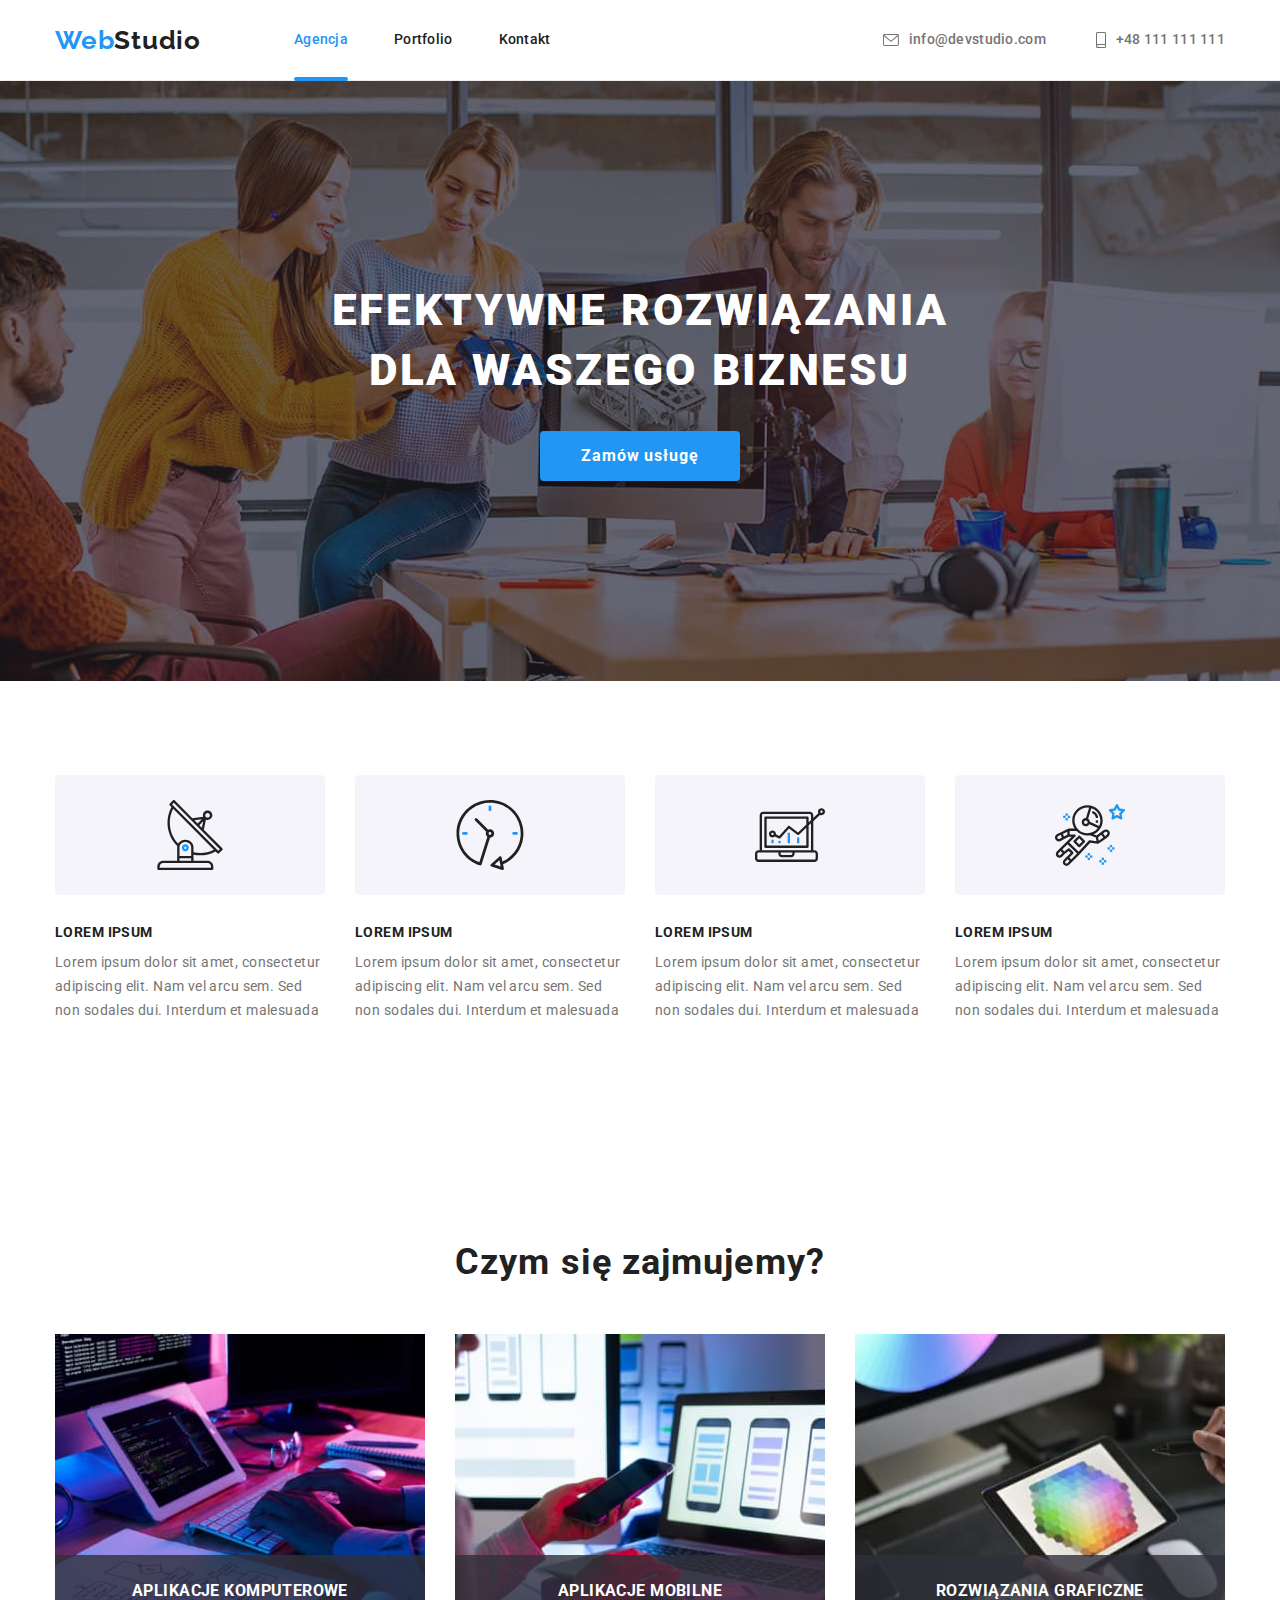
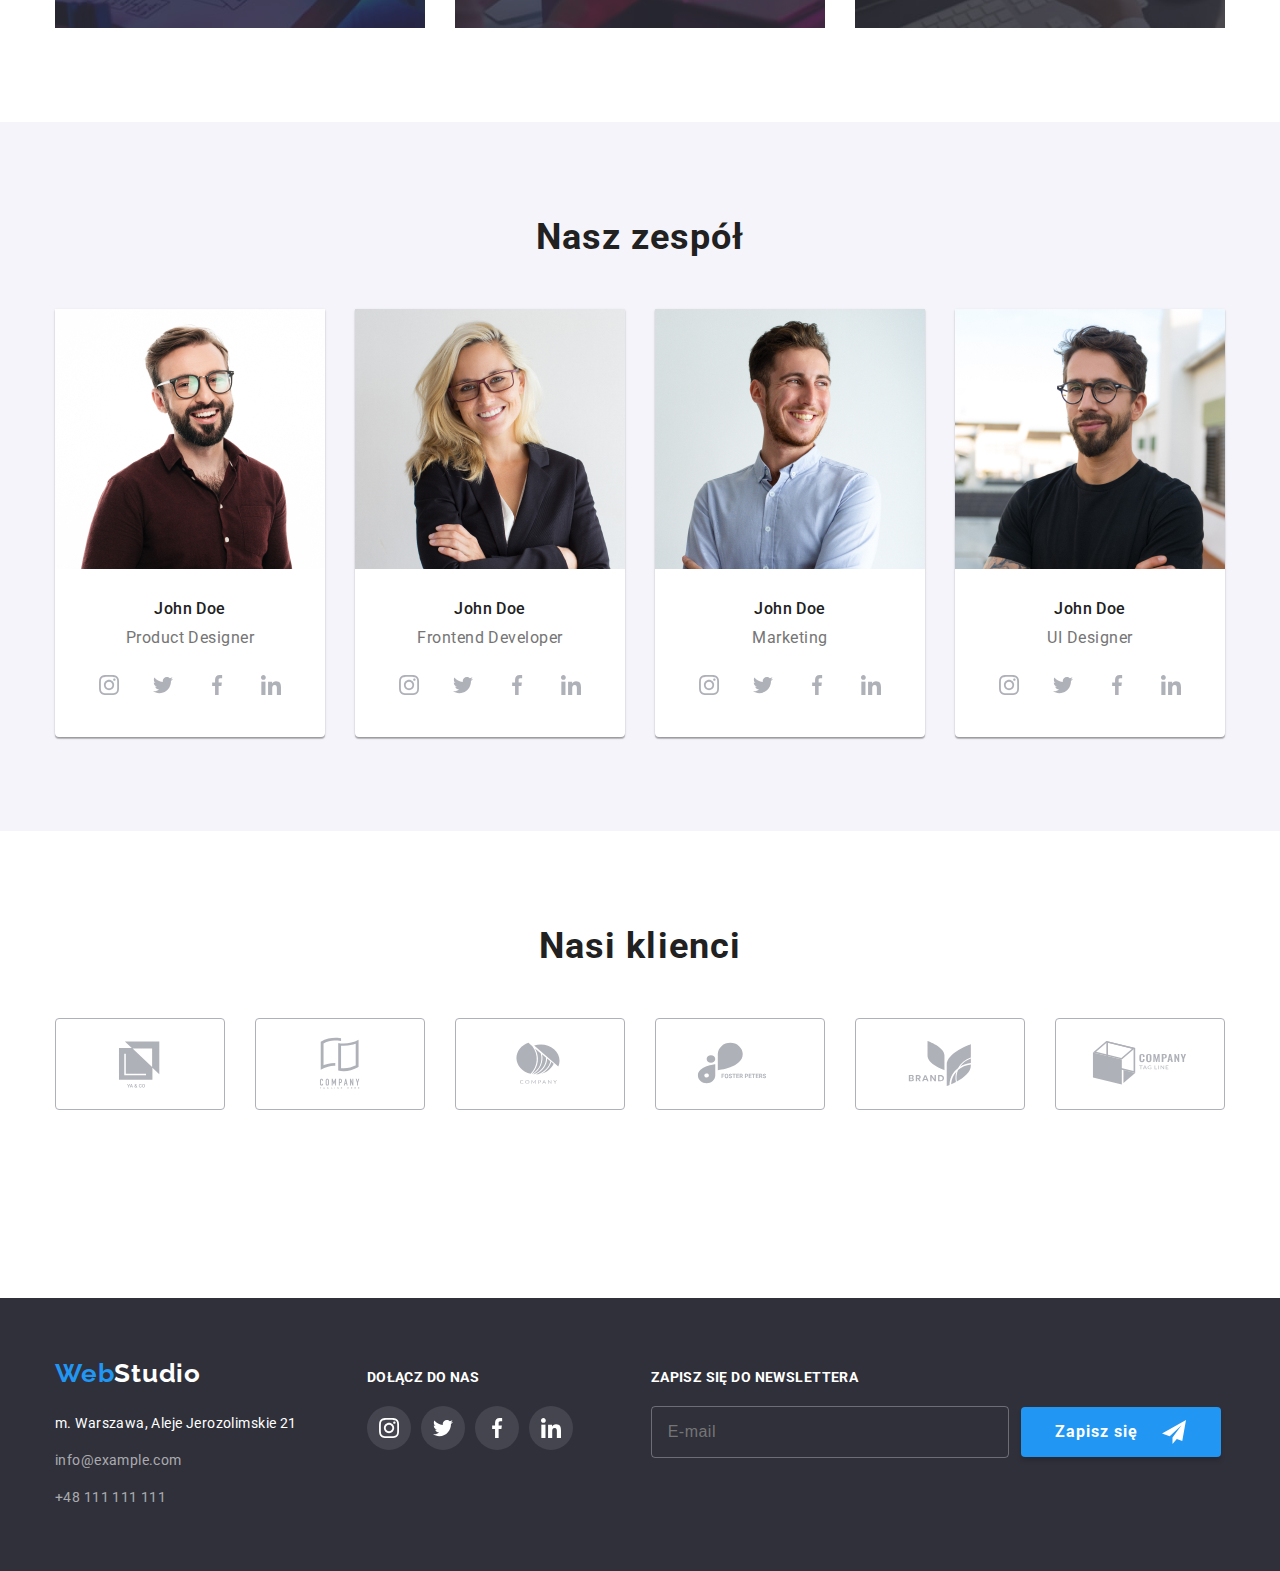
<file: index.html>
<!DOCTYPE html>
<html lang="pl">

<head>
  <meta charset="UTF-8" />
  <meta name="viewport" content="width=device-width, initial-scale=1.0" />


  <link rel="preconnect" href="https://fonts.googleapis.com" />
  <link rel="preconnect" href="https://fonts.gstatic.com" crossorigin />
  <link href="https://fonts.googleapis.com/css2?family=Raleway:wght@700&family=Roboto:wght@400;500;700;900&display=swap"
    rel="stylesheet" />


  <link rel="stylesheet" href="css/main.min.css" />


  <title>Web Studio</title>
</head>

<body>

  <header class="header">
    <div class="container container--flex container--header-mobile">


      <a class="logo header__logo" href="index.html"><span class="logo__primary">Web</span>Studio</a>

      <nav class="nav__container">
        <ul class="nav">
          <li class="nav__item nav__item--space-between">
            <a class="nav__link nav__link--current-page" href="index.html">Agencja</a>
          </li>
          <li class="nav__item nav__item--space-between">
            <a class="nav__link" href="portfolio.html">Portfolio</a>
          </li>
          <li class="nav__item nav__item--space-between">
            <a class="nav__link" href="">Kontakt</a>
          </li>
        </ul>
      </nav>


      <ul class="contact contact--flex">
        <li class="contact__item contact__item--margin-bottom">
          <a class="contact__link" href="mailto:info@devstudio.com"><svg class="contact__icon-envelope">
              <use href="./sprite.svg#icon-envelope"></use>
            </svg>info@devstudio.com</a>
        </li>
        <li class="contact__item">
          <a class="contact__link" href="tel:+48111111111"><svg class="contact__icon-smartphone">
              <use href="./sprite.svg#icon-smartphone"></use>
            </svg>+48 111 111 111</a>
        </li>
      </ul>
      <!-- Button burger start -->

      <button class="btn-mobile-menu" type="button">
        <svg class="btn-mobile-menu__icon js-open-menu" viewBox="0 0 24 16">
          <use href="./sprite.svg#icon-menu"></use>
        </svg>
      </button>
      <!-- Button burger end -->

    </div>
  </header>

     
<main>
    <section class="hero">
      <div class="hero__image">
        <div class="container">
<h1 class="hero__heading">EFEKTYWNE ROZWIĄZANIA DLA WASZEGO BIZNESU</h1>
<button class="btn" type="button" data-modal-open>Zamów usługę</button>
</div>
</div>
</section>
  
  <section class="section">
    <div class="container">
      <ul class="testimonials testimonials--margin-bottom">
        <li class="testimonials__item testimonials__item--space-between">
          <div class="testimonials__thumbnail testimonials__thumbnail--margin-bottom">
            <svg class="testimonials__icon">
              <use href="./sprite.svg#icon-antenna"></use>
            </svg>
          </div>
          <h3 class="testimonials__heading testimonials__heading--margin-bottom">Lorem ipsum</h3>
          <p class="testimonials__text">
            Lorem ipsum dolor sit amet, consectetur adipiscing elit. Nam vel arcu sem. Sed non sodales dui. Interdum et malesuada
          </p>
        </li>
        <li class="testimonials__item testimonials__item--space-between">
          <div class="testimonials__thumbnail testimonials__thumbnail--margin-bottom">
            <svg class="testimonials__icon">
              <use href="./sprite.svg#icon-clock"></use>
            </svg>
          </div>
          <h3 class="testimonials__heading testimonials__heading--margin-bottom">Lorem ipsum</h3>
          <p class="testimonials__text">
            Lorem ipsum dolor sit amet, consectetur adipiscing elit. Nam vel arcu sem. Sed non sodales dui. Interdum et malesuada
          </p>
        </li>
        <li class="testimonials__item testimonials__item--space-between">
          <div class="testimonials__thumbnail testimonials__thumbnail--margin-bottom">
            <svg class="testimonials__icon">
              <use href="./sprite.svg#icon-diagram"></use>
            </svg>
          </div>
          <h3 class="testimonials__heading testimonials__heading--margin-bottom">Lorem ipsum</h3>
          <p class="testimonials__text">
            Lorem ipsum dolor sit amet, consectetur adipiscing elit. Nam vel arcu sem. Sed non sodales dui. Interdum et malesuada
          </p>
        </li>
        <li class="testimonials__item testimonials__item--space-between">
          <div class="testimonials__thumbnail testimonials__thumbnail--margin-bottom">
            <svg class="testimonials__icon">
              <use href="./sprite.svg#icon-astronaut"></use>
            </svg>
          </div>
          <h3 class="testimonials__heading testimonials__heading--margin-bottom">Lorem ipsum</h3>
          <p class="testimonials__text">
            Lorem ipsum dolor sit amet, consectetur adipiscing elit. Nam vel arcu sem. Sed non sodales dui. Interdum et malesuada
          </p>
        </li>
      </ul>
</div>
<section class="section">
  <div class="services">
  <div class="container">
    <h2 class="section__title section__title--margin-bottom">Czym się zajmujemy?</h2>
    <ul class="services__list">
        <li class="services__item services__item--space-between">
                <img class="services__image"
                alt="domeone writting on keyboard"
                src="images/Czymsięzajmujemy/img1.jpg"
                width="370"
                height="294"/>
                <div class="services__heading">
                  <h3>Aplikacje Komputerowe</h3>
                </div>
        </li>
        <li class="services__item services__item--space-between">
                <img class="services__image" 
                alt="someone use his phone near his laptop"
                src="images/Czymsięzajmujemy/img2.jpg"
                width="370" 
                height="294"/>
                <div class="services__heading">
                  <h3>Aplikacje Mobilne</h3>
                </div>
        </li>
        <li class="services__item services__item--space-between">
                <img class="services__image"
                alt="someone looking at colour palette at his tablet"
                src="images/Czymsięzajmujemy/img3.jpg"
                width="370"
                height="294"/>
                <div class="services__heading">
                  <h3>Rozwiązania Graficzne</h3>
                </div>
        </li>
    </ul>
  </div>
    </div>
</section>

<section class="section section--team-bg">
  <div class="container">
    <h2 class="section__title section__title--margin-bottom">Nasz zespół</h2>

    <ul class="team">
      <li class="team__item team__item--space-between">
        <figure>
                <img class="team__image"
                src="images/team-mobile/john-doe-product-designer-mobile-@1x-450x460.jpg"
                  srcset="
                    images/team-mobile/john-doe-product-designer-mobile-@1x-450x460.jpg   450w,
                    images/team-mobile/john-doe-product-designer-mobile-@2x-900x920.jpg   900w,
                    images/team-tablet/john-doe-product-designer-tablet-@1x-354x374.jpg   354w,
                    images/team-tablet/john-doe-product-designer-tablet-@2x-708x748.jpg   708w,
                    images/team-desktop/john-doe-product-designer-desktop-@1x-270x260.jpg 270w,
                    images/team-desktop/john-doe-product-designer-desktop-@2x-540x520.jpg 540w
                  "
                  alt="John Doe product designer"
                  sizes="(min-width: 1200px) 270px, (min-width: 768px) 354px, (min-width: 480px) 450px" />
                <figcaption class="team__details">
                <h3 class="team__heading team__heading--margin-bottom">John Doe</h3>
                <p class="team__text team__text--margin-bottom">Product Designer</p>
      <ul class="social-list">
        <li class="social-list__item social-list__item--space-between">
          <a class="social-list__link" href="#">
          <svg class="social-list__icon">
          <use href="./sprite.svg#icon-instagram"></use>
          </svg>
          </a>
        </li>
        <li class="social-list__item social-list__item--space-between">
          <a class="social-list__link" href="#">
          <svg class="social-list__icon">
          <use href="./sprite.svg#icon-twitter"></use>
          </svg>
          </a>
        </li>
        <li class="social-list__item social-list__item--space-between">            
          <a class="social-list__link" href="#">
          <svg class="social-list__icon">
          <use href="./sprite.svg#icon-facebook"></use>
          </svg>
          </a>
        </li>
        <li class="social-list__item social-list__item--space-between">
          <a class="social-list__link" href="#">
          <svg class="social-list__icon">
          <use href="./sprite.svg#icon-linkedin"></use>
          </svg>
          </a>
        </li>
      </ul>
      </figcaption>
        </figure>
        </li>



        <li class="team__item team__item--space-between">
          <figure>
            <img class="team__image"
                src="images/team-mobile/john-doe-frontend-developer-mobile-@1x-450x460.jpg"
                  srcset="
                    images/team-mobile/john-doe-frontend-developer-mobile-@1x-450x460.jpg   450w,
                    images/team-mobile/john-doe-frontend-developer-mobile-@2x-900x920.jpg   900w,
                    images/team-tablet/john-doe-frontend-developer-tablet-@1x-354x374.jpg   354w,
                    images/team-tablet/john-doe-frontend-developer-tablet-@2x-708x748.jpg   708w,
                    images/team-desktop/john-doe-frontend-developer-desktop-@1x-270x260.jpg 270w,
                    images/team-desktop/john-doe-frontend-developer-desktop-@2x-540x520.jpg 540w
                  "
                  alt="John Doe frontend developer"
                  sizes="(min-width: 1200px) 270px, (min-width: 768px) 354px, (min-width: 480px) 450px"/>
                <figcaption class="team__details">
                  <h3 class="team__heading team__heading--margin-bottom">John Doe</h3>
                  <p class="team__text team__text--margin-bottom">Frontend Developer</p>
                <ul class="social-list">
                  <li class="social-list__item social-list__item--space-between">
                    <a class="social-list__link" href="#">
                        <svg class="social-list__icon">
                        <use href="./sprite.svg#icon-instagram"></use>
                        </svg>
                    </a>
                    </li>
                    <li class="social-list__item social-list__item--space-between">
                      <a class="social-list__link" href="#">
                        <svg class="social-list__icon">
                        <use href="./sprite.svg#icon-twitter"></use>
                        </svg>
                    </a>
                    </li>
                    <li class="social-list__item social-list__item--space-between">
                      <a class="social-list__link" href="#">
                        <svg class="social-list__icon">
                        <use href="./sprite.svg#icon-facebook"></use>
                        </svg>
                    </a>
                    </li>
                    <li class="social-list__item social-list__item--space-between">
                      <a class="social-list__link" href="#">
                        <svg class="social-list__icon">
                        <use href="./sprite.svg#icon-linkedin"></use>
                        </svg>
                    </a>
                    </li>
                </ul>
              </figcaption>
            </figure>
        </li>


        <li class="team__item team__item--space-between">
          <figure>
            <img class="team__image" src="images/team-mobile/john-doe-marketing-mobile-@1x-450x460.jpg"
                  srcset="
                    images/team-mobile/john-doe-marketing-mobile-@1x-450x460.jpg   450w,
                    images/team-mobile/john-doe-marketing-mobile-@2x-900x920.jpg   900w,
                    images/team-tablet/john-doe-marketing-tablet-@1x-354x374.jpg   354w,
                    images/team-tablet/john-doe-marketing-tablet-@2x-708x748.jpg   708w,
                    images/team-desktop/john-doe-marketing-desktop-@1x-270x260.jpg 270w,
                    images/team-desktop/john-doe-marketing-desktop-@2x-540x520.jpg 540w
                  "
                  alt="John Doe marketing"
                  sizes="(min-width: 1200px) 270px, (min-width: 768px) 354px, (min-width: 480px) 450px" />
            <figcaption class="team__details">
              <h3 class="team__heading team__heading--margin-bottom">John Doe</h3>
              <p class="team__text team__text--margin-bottom">Marketing</p>
              <ul class="social-list">
                <li class="social-list__item social-list__item--space-between">
                  <a class="social-list__link" href="#">
                    <svg class="social-list__icon">
                      <use href="./sprite.svg#icon-instagram"></use>
                    </svg>
                  </a>
                </li>
                <li class="social-list__item social-list__item--space-between">
                  <a class="social-list__link" href="#">
                    <svg class="social-list__icon">
                      <use href="./sprite.svg#icon-twitter"></use>
                    </svg>
                  </a>
                </li>
                <li class="social-list__item social-list__item--space-between">
                  <a class="social-list__link" href="#">
                    <svg class="social-list__icon">
                      <use href="./sprite.svg#icon-facebook"></use>
                    </svg>
                  </a>
                </li>
                <li class="social-list__item social-list__item--space-between">
                  <a class="social-list__link" href="#">
                    <svg class="social-list__icon">
                      <use href="./sprite.svg#icon-linkedin"></use>
                    </svg>
                  </a>
                </li>
              </ul>
            </figcaption>
          </figure>
        </li>


        <li class="team__item team__item--space-between">
          <figure>
            <img class="team__image" src="images/team-mobile/john-doe-ui-designer-mobile-@1x-450x460.jpg"
                  srcset="
                    images/team-mobile/john-doe-ui-designer-mobile-@1x-450x460.jpg   450w,
                    images/team-mobile/john-doe-ui-designer-mobile-@2x-900x920.jpg   900w,
                    images/team-tablet/john-doe-ui-designer-tablet-@1x-354x374.jpg   354w,
                    images/team-tablet/john-doe-ui-designer-tablet-@2x-708x748.jpg   708w,
                    images/team-desktop/john-doe-ui-designer-desktop-@1x-270x260.jpg 270w,
                    images/team-desktop/john-doe-ui-designer-desktop-@2x-540x520.jpg 540w
                  "
                  alt="John Doe Ui designer"
                  sizes="(min-width: 1200px) 270px, (min-width: 768px) 354px, (min-width: 480px) 450px"/>
            <figcaption class="team__details">
              <h3 class="team__heading team__heading--margin-bottom">John Doe</h3>
              <p class="team__text team__text--margin-bottom">UI Designer</p>
              <ul class="social-list">
                <li class="social-list__item social-list__item--space-between">
                  <a class="social-list__link" href="#">
                    <svg class="social-list__icon">
                      <use href="./sprite.svg#icon-instagram"></use>
                    </svg>
                  </a>
                </li>
                <li class="social-list__item social-list__item--space-between">
                  <a class="social-list__link" href="#">
                    <svg class="social-list__icon">
                      <use href="./sprite.svg#icon-twitter"></use>
                    </svg>
                  </a>
                </li>
                <li class="social-list__item social-list__item--space-between">
                  <a class="social-list__link" href="#">
                    <svg class="social-list__icon">
                      <use href="./sprite.svg#icon-facebook"></use>
                    </svg>
                  </a>
                </li>
                <li class="social-list__item social-list__item--space-between">
                  <a class="social-list__link" href="#">
                    <svg class="social-list__icon">
                      <use href="./sprite.svg#icon-linkedin"></use>
                    </svg>
                  </a>
                </li>
              </ul>
            </figcaption>
          </figure>
        </li>
    </ul>
</div>
</section>

<section class="section">
  <div class="container">
    <h2 class="section__title section__title--margin-bottom">Nasi klienci</h2>
      <ul class="clients">
        <li class="clients__item">
          <a class="clients__link" href="#">
            <svg class="clients__icon">
              <use href="./sprite.svg#icon-Logo"></use></svg></a>
        </li>
        <li class="clients__item">
          <a class="clients__link" href="#">
            <svg class="clients__icon">
              <use href="./sprite.svg#icon-Logo_1"></use></svg></a>
        </li>
        <li class="clients__item">
          <a class="clients__link" href="#">
            <svg class="clients__icon">
              <use href="./sprite.svg#icon-Logo_2"></use></svg></a>
        </li>
        <li class="clients__item">
          <a class="clients__link" href="#">
            <svg class="clients__icon">
              <use href="./sprite.svg#icon-Logo_3"></use></svg></a>
        </li>
        <li class="clients__item">
          <a class="clients__link" href="#">
            <svg class="clients__icon">
              <use href="./sprite.svg#icon-Logo_4"></use></svg></a>
        </li>
        <li class="clients__item">
          <a class="clients__link" href="#">
            <svg class="clients__icon">
              <use href="./sprite.svg#icon-Logo_5"></use></svg></a>
        </li>
      </ul>
    </div>
  </section>
</main>

<footer class="footer">
  <div class="container container--footer">
    <div class="footer__address footer__address--margin-right">
      <a class="logo logo--margin-bottom logo--light" href="index.html"><span class="logo__primary">Web</span>Studio</a>

      <address>
        <ul>
          <li class="footer__text footer__text--margin-bottom">m. Warszawa, Aleje Jerozolimskie 21</li>
          <li class="footer__text footer__text--margin-bottom">
            <a class="footer__link" href="mailto:info@example.com">info@example.com</a>
          </li>
          <li class="footer__text footer__text--margin-bottom">
            <a class="footer__link" href="tel:+48111111111">+48 111 111 111</a>
          </li>
        </ul>
      </address>
    </div>
      <div class="footer__join-us footer__join-us--padding-top footer__join-us--margin-right">
        <h3 class="footer__title footer__title--margin-bottom">Dołącz do nas</h3>
      
        <ul class="social-list">
          <li class="social-list__item social-list__item--space-between">
            <a class="social-list__link social-list__link--color-footer" href="#">
              <svg class="social-list__icon">
                <use href="./sprite.svg#icon-instagram"></use></svg></a>
          </li>
          <li class="social-list__item social-list__item--space-between">
            <a class="social-list__link social-list__link--color-footer" href="#">
              <svg class="social-list__icon">
                <use href="./sprite.svg#icon-twitter"></use></svg></a>
          </li>
        <li class="social-list__item social-list__item--space-between">
          <a class="social-list__link social-list__link--color-footer" href="#">
            <svg class="social-list__icon">
                <use href="./sprite.svg#icon-facebook"></use></svg></a>
          </li>
          <li class="social-list__item social-list__item--space-between">
            <a class="social-list__link social-list__link--color-footer" href="#">
              <svg class="social-list__icon">
                <use href="./sprite.svg#icon-linkedin"></use></svg></a>
          </li>
        </ul>
    </div>


    <div class="newsletter newsletter--flex-grow newsletter--padding-top">
      <h3 class="footer__title footer__title--margin-bottom">Zapisz się do newslettera</h3>
    
      <form 
      name="newsletter-signup-form" 
      class="newsletter__signup-form" 
      method="POST" 
      autocomplete="on">

        <input 
        class="newsletter__input newsletter__input--margin-right newsletter__input--margin-bottom" 
        type="email"
        name="email" 
        placeholder="E-mail" 
        required />
        
        <button 
        class="btn" 
        type="submit">
        Zapisz się
        <svg class="btn__icon btn__icon--margin-left">
            <use href="./sprite.svg#icon-send"></use>
          </svg>
        </button>
      </form>
    </div>

</div>
</footer>

<!-- Modal window start -->
<div class="modal-backdrop modal-backdrop--hidden" data-modal>
  <div class="modal-window modal-window--center">

    <button 
    class="btn-close" 
    type="button" data-modal-close>
      <svg class="btn-close__icon">
        <use href="./sprite.svg#icon-x">
        </use>
      </svg>
    </button>



<h3 class="modal-window__heading modal-window__heading--margin-bottom">
  Zostaw swoje dane w formularzu poniżej
</h3>

<form 
class="signup-form" 
name="application-signup-form" 
method="POST">
  
<label 
class="signup-form__label signup-form__label--margin-bottom" 
for="name">Imie</label>

  <input 
  class="signup-form__input signup-form__input--margin-bottom signup-form__input--icon-name" 
  type="text"
  name="name" 
  id="name" 
  required />

  <label 
  class="signup-form__label signup-form__label--margin-bottom" 
  for="phone_number">Telefon</label>

  <input 
  class="signup-form__input signup-form__input--margin-bottom signup-form__input--icon-phone" 
  type="tel"
  name="phone_number" 
  id="phone_number" 
  required />

  <label 
  class="signup-form__label signup-form__label--margin-bottom" 
  for="email">Email</label>

  <input 
  class="signup-form__input signup-form__input--margin-bottom signup-form__input--icon-mail" 
  type="email"
  name="email" 
  id="email" 
  required />

  <label 
  class="signup-form__label signup-form__label--margin-bottom" 
  for="comment">Komentarz</label>

  <textarea 
  class="signup-form__textarea signup-form__textarea--margin-bottom" 
  name="comment" 
  id="comment"
  placeholder="Wprowadź tekst" 
  required></textarea>
<div class="signup-form__terms">
  <label 
  class="signup-form__terms--margin-bottom" 
  for="terms">

    <input 
    class="checkbox checkbox--margin-right checkbox--hidden" 
    type="checkbox"
    name="privacy-policy-and-terms-and-conditions" 
    value="agree" 
    id="terms" 
    required />

    Oświadczam iż akceptuję&nbsp;<a class="signup-form__link" href="#">Regulamin</a>&nbsp;i&nbsp;<a
      class="signup-form__link" href="#">Politykę Prywatności.</a></label></div>

  <button 
  class="btn btn--center" 
  type="submit">Wyślij</button>

</form>
</div>
</div>
<script src="./js/modal.js"></script>
<!-- Modal window end -->

<!-- Mobile menu start-->
<div class="mobile-menu js-menu-container" id="mobile-menu">
  <button class="mobile-menu__btn-close js-close-menu">
    <svg class="mobile-menu__icon" viewBox="0 0 20 20">
      <use href="./sprite.svg#icon-close-black"></use>
    </svg>
  </button>

  <ul class="mobile-menu__list">
    <li class="mobile-menu__item mobile-menu__item--margin-bottom">
      <a href="index.html" class="mobile-menu__link mobile-menu__link--current-page">Agencja</a>
    </li>
    <li class="mobile-menu__item mobile-menu__item--margin-bottom">
      <a href="portfolio.html" class="mobile-menu__link">Portfolio</a>
    </li>
    <li class="mobile-menu__item mobile-menu__item--margin-bottom">
      <a href="" class="mobile-menu__link">Kontakt</a>
    </li>
  </ul>

  <div class="mobile-menu__contact">
    <ul class="mobile-menu__list mobile-menu__list--margin-bottom">
      <li class="mobile-menu__item mobile-menu__item--margin-bottom">
        <a href="tel:+48111111111" class="mobile-menu__link mobile-menu__link--phone">+48 111 111 111</a>
      </li>
      <li class="mobile-menu__item mobile-menu__item--margin-bottom">
        <a href="mailto:info@devstudio.com" class="mobile-menu__link mobile-menu__link--email">info@devstudio.com</a>
      </li>
    </ul>

    <ul class="mobile-menu__social-list">
      <li>
        <a href="#" class="mobile-menu__social-link">instagram</a>
      </li>
      <li>
        <svg class="mobile-menu__social-icon">
          <use href="./sprite.svg#icon-menu"></use>
        </svg>
      </li>
      <li>
        <a href="#" class="mobile-menu__social-link">twitter</a>
      </li>
      <li>
        <svg class="mobile-menu__social-icon">
          <use href="./sprite.svg#icon-menu"></use>
        </svg>
      </li>
      <li>
        <a href="#" class="mobile-menu__social-link">facebook</a>
      </li>
      <li>
        <svg class="mobile-menu__social-icon">
          <use href="./sprite.svg#icon-menu"></use>
        </svg>
      </li>
      <li><a href="#" class="mobile-menu__social-link">linkedin</a></li>
    </ul>
  </div>
</div>
<script defer src="js/mobile-menu.js"></script>
<script src="js/body-scroll-lock.js"></script>
<!-- Mobile menu end-->
</body>

</html>
</file>
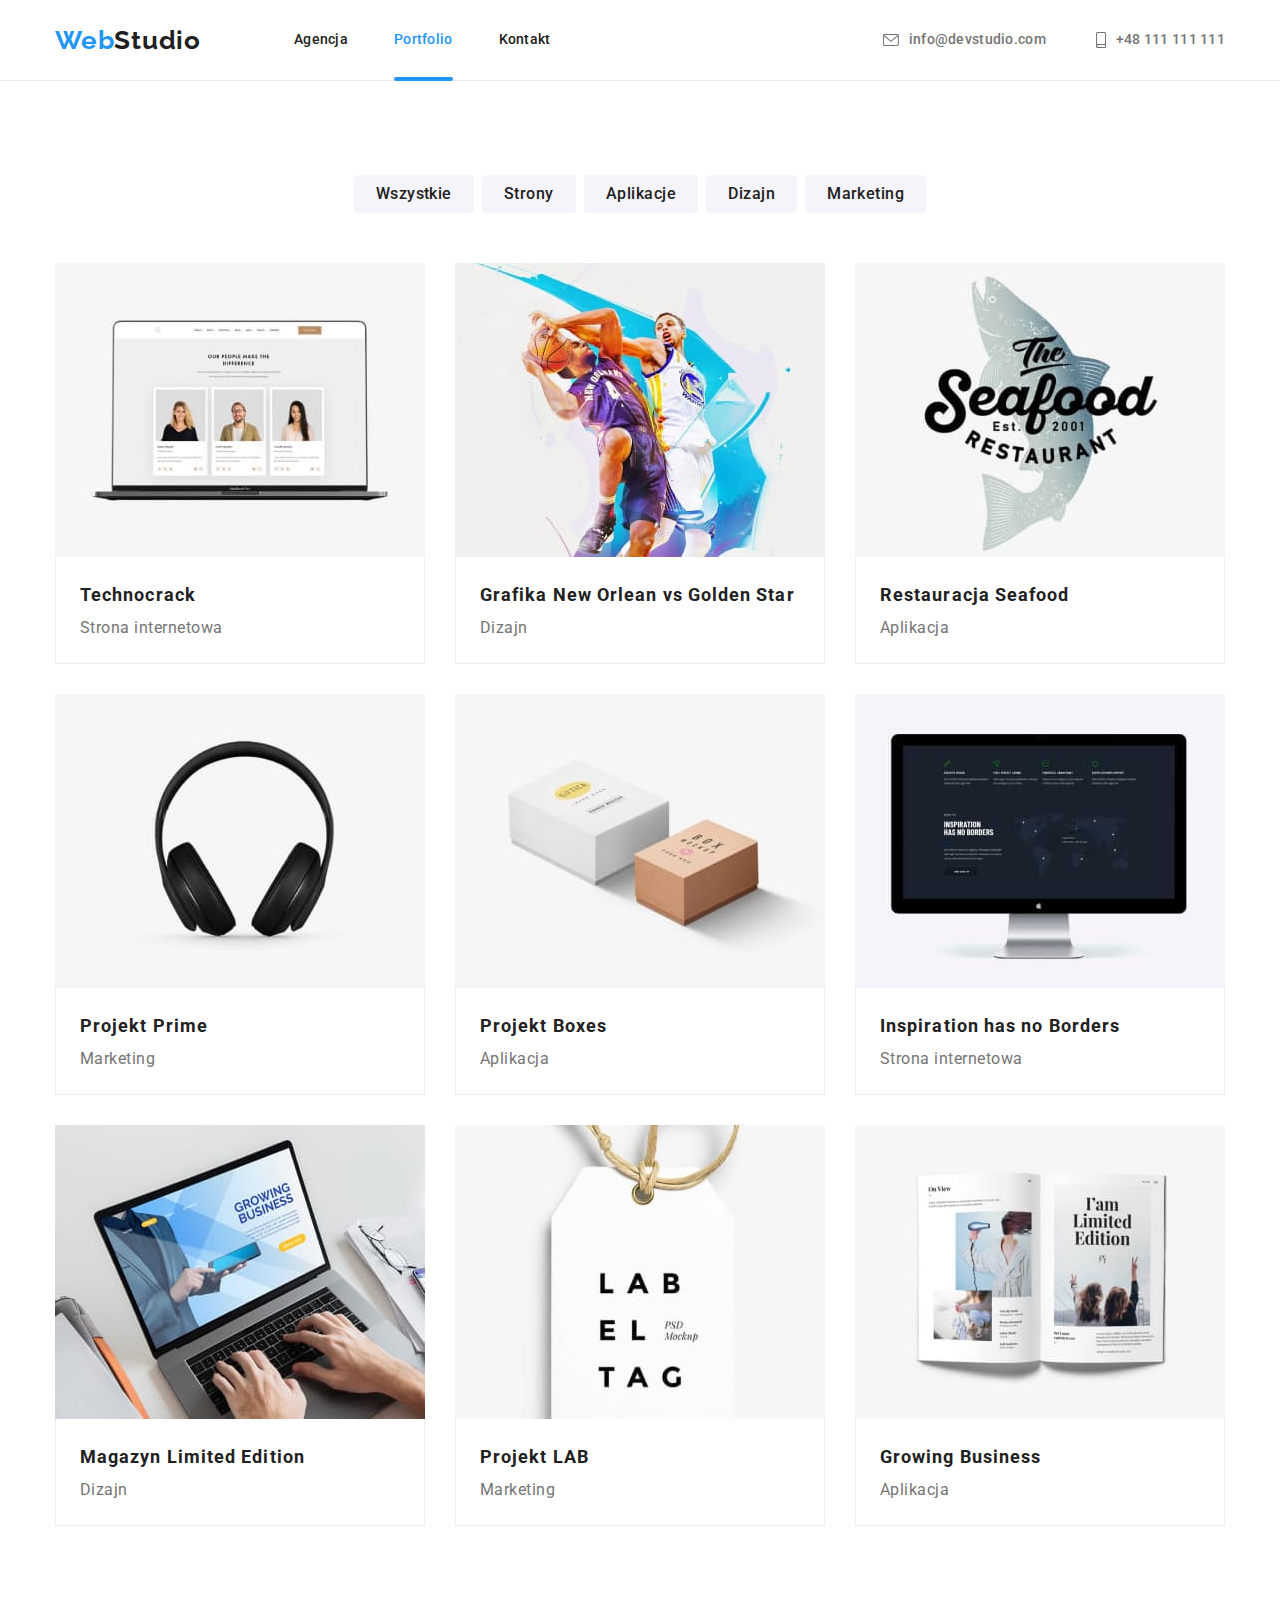
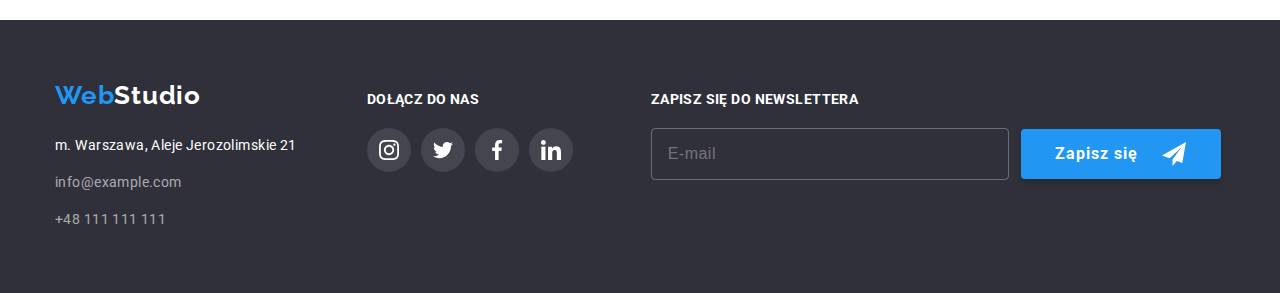
<file: portfolio.html>
<!DOCTYPE html>
<html lang="pl">

<head>
  <meta charset="UTF-8" />
  <meta name="viewport" content="width=device-width, initial-scale=1.0" />


  <link rel="preconnect" href="https://fonts.googleapis.com" />
  <link rel="preconnect" href="https://fonts.gstatic.com" crossorigin />
  <link href="https://fonts.googleapis.com/css2?family=Raleway:wght@700&family=Roboto:wght@400;500;700;900&display=swap"
    rel="stylesheet" />


  <link rel="stylesheet" href="css/main.min.css" />


  <title>Web Studio</title>
</head>

<body>

  <header class="header">
    <div class="container container--flex container--header-mobile">


      <a class="logo header__logo" href="index.html"><span
          class="logo__primary">Web</span>Studio</a>

          <nav class="nav__container">
            <ul class="nav">
              <li class="nav__item nav__item--space-between">
                <a class="nav__link" href="index.html">Agencja</a>
              </li>
              <li class="nav__item nav__item--space-between">
                <a class="nav__link nav__link--current-page" href="portfolio.html">Portfolio</a>
              </li>
              <li class="nav__item nav__item--space-between">
                <a class="nav__link" href="">Kontakt</a>
              </li>
            </ul>
          </nav>


    <ul class="contact contact--flex">
      <li class="contact__item contact__item--margin-bottom">
        <a class="contact__link" href="mailto:info@devstudio.com"><svg class="contact__icon-envelope">
              <use href="./sprite.svg#icon-envelope"></use>
            </svg>info@devstudio.com</a>
        </li>
        <li class="contact__item">
          <a class="contact__link" href="tel:+48111111111"><svg class="contact__icon-smartphone">
              <use href="./sprite.svg#icon-smartphone"></use>
            </svg>+48 111 111 111</a>
        </li>
      </ul>
      <!-- Button burger start -->
      
      <button class="btn-mobile-menu" type="button">
        <svg class="btn-mobile-menu__icon js-open-menu" viewBox="0 0 24 16">
          <use href="./sprite.svg#icon-menu"></use>
        </svg>
      </button>
      <!-- Button burger end -->

    </div>
  </header>

<main>
  <div class="container">
    <section class="section">
      <section>
        <ul class="filter-list filter-list--padding-bottom">
          <li class="filter-list__item">
            <button class="btn-filter btn-filter--small" type="button">Wszystkie</button>
          </li>
          <li class="filter-list__item">
            <button class="btn-filter btn-filter--medium" type="button">Strony</button>
          </li>
          <li class="filter-list__item">
            <button class="btn-filter btn-filter--large" type="button">Aplikacje</button>
          </li>
          <li class="filter-list__item">
            <button class="btn-filter btn-filter--small" type="button">Dizajn</button>
          </li>
          <li class="filter-list__item">
            <button class="btn-filter btn-filter--medium" type="button">Marketing</button>
          </li>
        </ul>
      </section>

    <ul class="portfolio">
      <li class="portfolio__item">
        <figure class="product">
          <div class="product__thumb">
            <img class="product__image" src="images/portfolio-mobile/portfolio1-mobile-@1x-450x294.jpg" srcset="
                          images/portfolio-mobile/portfolio1-mobile-@1x-450x294.jpg   450w,
                          images/portfolio-mobile/portfolio1-mobile-@2x-900x588.jpg   900w,
                          images/portfolio-tablet/portfolio1-tablet-@1x-354x294.jpg   354w,
                          images/portfolio-tablet/portfolio1-tablet-@2x-708x588.jpg   708w,
                          images/portfolio-desktop/portfolio1-desktop-@1x-370x294.jpg 370w,
                          images/portfolio-desktop/portfolio1-desktop-@2x-740x588.jpg 740w
                        " alt="Laptop."
              sizes="(min-width: 1200px) 370px, (min-width: 768px) 354px, (min-width: 480px) 450px" />
            <div class="product__description">
              <p>
                Technocrack jest popularną platformą wykorzystywaną do rozpowszechniania koronawirusa. Firmy
                wykorzystują tę platformę do celów szpiegowskich i ataków na niezabezpieczone serwery konkurencji
              </p>
            </div>
          </div>
          <figcaption class="product__details">
            <h3 class="product__heading">Technocrack</h3>
            <p class="product__text">Strona internetowa</p>
          </figcaption>
        </figure>
      </li>
      <li class="portfolio__item">
        <figure class="product">
          <div class="product__thumb">
            <img class="product__image" src="images/portfolio-mobile/portfolio2-mobile-@1x-450x294.jpg" srcset="
                          images/portfolio-mobile/portfolio2-mobile-@1x-450x294.jpg   450w,
                          images/portfolio-mobile/portfolio2-mobile-@2x-900x588.jpg   900w,
                          images/portfolio-tablet/portfolio2-tablet-@1x-354x294.jpg   354w,
                          images/portfolio-tablet/portfolio2-tablet-@2x-708x588.jpg   708w,
                          images/portfolio-desktop/portfolio2-desktop-@1x-370x294.jpg 370w,
                          images/portfolio-desktop/portfolio2-desktop-@2x-740x588.jpg 740w
                        " alt="Dwóch zawodników NBA."
              sizes="(min-width: 1200px) 370px, (min-width: 768px) 354px, (min-width: 480px) 450px" />
            <div class="product__description">
              <p>
                Technocrack jest popularną platformą wykorzystywaną do rozpowszechniania koronawirusa. Firmy
                wykorzystują tę platformę do celów szpiegowskich i ataków na niezabezpieczone serwery konkurencji
              </p>
            </div>
          </div>
          <figcaption class="product__details">
            <h3 class="product__heading">Grafika New Orlean vs Golden Star</h3>
            <p class="product__text">Dizajn</p>
          </figcaption>
        </figure>
      </li>
      <li class="portfolio__item">
        <figure class="product">
          <div class="product__thumb">
            <img class="product__image" src="images/portfolio-mobile/portfolio3-mobile-@1x-450x294.jpg" srcset="
                          images/portfolio-mobile/portfolio3-mobile-@1x-450x294.jpg   450w,
                          images/portfolio-mobile/portfolio3-mobile-@2x-900x588.jpg   900w,
                          images/portfolio-tablet/portfolio3-tablet-@1x-354x294.jpg   354w,
                          images/portfolio-tablet/portfolio3-tablet-@2x-708x588.jpg   708w,
                          images/portfolio-desktop/portfolio3-desktop-@1x-370x294.jpg 370w,
                          images/portfolio-desktop/portfolio3-desktop-@2x-740x588.jpg 740w
                        " alt="Aplikacja dla restauracji."
              sizes="(min-width: 1200px) 370px, (min-width: 768px) 354px, (min-width: 480px) 450px" />
            <div class="product__description">
              <p>
                Technocrack jest popularną platformą wykorzystywaną do rozpowszechniania koronawirusa. Firmy
                wykorzystują tę platformę do celów szpiegowskich i ataków na niezabezpieczone serwery konkurencji
              </p>
            </div>
          </div>
          <figcaption class="product__details">
            <h3 class="product__heading">Restauracja Seafood</h3>
            <p class="product__text">Aplikacja</p>
          </figcaption>
        </figure>
      </li>
      <li class="portfolio__item">
        <figure class="product">
          <div class="product__thumb">
            <img class="product__image" src="images/portfolio-mobile/portfolio4-mobile-@1x-450x294.jpg" srcset="
                          images/portfolio-mobile/portfolio4-mobile-@1x-450x294.jpg   450w,
                          images/portfolio-mobile/portfolio4-mobile-@2x-900x588.jpg   900w,
                          images/portfolio-tablet/portfolio4-tablet-@1x-354x294.jpg   354w,
                          images/portfolio-tablet/portfolio4-tablet-@2x-708x588.jpg   708w,
                          images/portfolio-desktop/portfolio4-desktop-@1x-370x294.jpg 370w,
                          images/portfolio-desktop/portfolio4-desktop-@2x-740x588.jpg 740w
                        " alt="Słuchawki."
              sizes="(min-width: 1200px) 370px, (min-width: 768px) 354px, (min-width: 480px) 450px" />
            <div class="product__description">
              <p>
                Technocrack jest popularną platformą wykorzystywaną do rozpowszechniania koronawirusa. Firmy
                wykorzystują tę platformę do celów szpiegowskich i ataków na niezabezpieczone serwery konkurencji
              </p>
            </div>
          </div>
          <figcaption class="product__details">
            <h3 class="product__heading">Projekt Prime</h3>
            <p class="product__text">Marketing</p>
          </figcaption>
        </figure>
      </li>
      <li class="portfolio__item">
        <figure class="product">
          <div class="product__thumb">
            <img class="product__image" src="images/portfolio-mobile/portfolio5-mobile-@1x-450x294.jpg" srcset="
                          images/portfolio-mobile/portfolio5-mobile-@1x-450x294.jpg   450w,
                          images/portfolio-mobile/portfolio5-mobile-@2x-900x588.jpg   900w,
                          images/portfolio-tablet/portfolio5-tablet-@1x-354x294.jpg   354w,
                          images/portfolio-tablet/portfolio5-tablet-@2x-708x588.jpg   708w,
                          images/portfolio-desktop/portfolio5-desktop-@1x-370x294.jpg 370w,
                          images/portfolio-desktop/portfolio5-desktop-@2x-740x588.jpg 740w
                        " alt="Dwa pudełka."
              sizes="(min-width: 1200px) 370px, (min-width: 768px) 354px, (min-width: 480px) 450px" />
            <div class="product__description">
              <p>
                Technocrack jest popularną platformą wykorzystywaną do rozpowszechniania koronawirusa. Firmy
                wykorzystują tę platformę do celów szpiegowskich i ataków na niezabezpieczone serwery konkurencji
              </p>
            </div>
          </div>
          <figcaption class="product__details">
            <h3 class="product__heading">Projekt Boxes</h3>
            <p class="product__text">Aplikacja</p>
          </figcaption>
        </figure>
      </li>
      <li class="portfolio__item">
        <figure class="product">
          <div class="product__thumb">
            <img class="product__image" src="images/portfolio-mobile/portfolio6-mobile-@1x-450x294.jpg" srcset="
                          images/portfolio-mobile/portfolio6-mobile-@1x-450x294.jpg   450w,
                          images/portfolio-mobile/portfolio6-mobile-@2x-900x588.jpg   900w,
                          images/portfolio-tablet/portfolio6-tablet-@1x-354x294.jpg   354w,
                          images/portfolio-tablet/portfolio6-tablet-@2x-708x588.jpg   708w,
                          images/portfolio-desktop/portfolio6-desktop-@1x-370x294.jpg 370w,
                          images/portfolio-desktop/portfolio6-desktop-@2x-740x588.jpg 740w
                        " alt="Strona internetowa w komputerze."
              sizes="(min-width: 1200px) 370px, (min-width: 768px) 354px, (min-width: 480px) 450px" />
            <div class="product__description">
              <p>
                Technocrack jest popularną platformą wykorzystywaną do rozpowszechniania koronawirusa. Firmy
                wykorzystują tę platformę do celów szpiegowskich i ataków na niezabezpieczone serwery konkurencji
              </p>
            </div>
          </div>
          <figcaption class="product__details">
            <h3 class="product__heading">Inspiration has no Borders</h3>
            <p class="product__text">Strona internetowa</p>
          </figcaption>
        </figure>
      </li>
      <li class="portfolio__item">
        <figure class="product">
          <div class="product__thumb">
            <img class="product__image" src="images/portfolio-mobile/portfolio7-mobile-@1x-450x294.jpg" srcset="
                          images/portfolio-mobile/portfolio7-mobile-@1x-450x294.jpg   450w,
                          images/portfolio-mobile/portfolio7-mobile-@2x-900x588.jpg   900w,
                          images/portfolio-tablet/portfolio7-tablet-@1x-354x294.jpg   354w,
                          images/portfolio-tablet/portfolio7-tablet-@2x-708x588.jpg   708w,
                          images/portfolio-desktop/portfolio7-desktop-@1x-370x294.jpg 370w,
                          images/portfolio-desktop/portfolio7-desktop-@2x-740x588.jpg 740w
                        " alt="Otwarty papierowy magazyn."
              sizes="(min-width: 1200px) 370px, (min-width: 768px) 354px, (min-width: 480px) 450px" />
            <div class="product__description">
              <p>
                Technocrack jest popularną platformą wykorzystywaną do rozpowszechniania koronawirusa. Firmy
                wykorzystują tę platformę do celów szpiegowskich i ataków na niezabezpieczone serwery konkurencji
              </p>
            </div>
          </div>
          <figcaption class="product__details">
            <h3 class="product__heading">Magazyn Limited Edition</h3>
            <p class="product__text">Dizajn</p>
          </figcaption>
        </figure>
      </li>
      <li class="portfolio__item">
        <figure class="product">
          <div class="product__thumb">
            <img class="product__image" src="images/portfolio-mobile/portfolio8-mobile-@1x-450x294.jpg" srcset="
                          images/portfolio-mobile/portfolio8-mobile-@1x-450x294.jpg   450w,
                          images/portfolio-mobile/portfolio8-mobile-@2x-900x588.jpg   900w,
                          images/portfolio-tablet/portfolio8-tablet-@1x-354x294.jpg   354w,
                          images/portfolio-tablet/portfolio8-tablet-@2x-708x588.jpg   708w,
                          images/portfolio-desktop/portfolio8-desktop-@1x-370x294.jpg 370w,
                          images/portfolio-desktop/portfolio8-desktop-@2x-740x588.jpg 740w
                        " alt="Zawieszka z napisem Label Tag."
              sizes="(min-width: 1200px) 370px, (min-width: 768px) 354px, (min-width: 480px) 450px" />
            <div class="product__description">
              <p>
                Technocrack jest popularną platformą wykorzystywaną do rozpowszechniania koronawirusa. Firmy
                wykorzystują tę platformę do celów szpiegowskich i ataków na niezabezpieczone serwery konkurencji
              </p>
            </div>
          </div>
          <figcaption class="product__details">
            <h3 class="product__heading">Projekt LAB</h3>
            <p class="product__text">Marketing</p>
          </figcaption>
        </figure>
      </li>
      <li class="portfolio__item">
        <figure class="product">
          <div class="product__thumb">
            <img class="product__image" src="images/portfolio-mobile/portfolio9-mobile-@1x-450x294.jpg" srcset="
                          images/portfolio-mobile/portfolio9-mobile-@1x-450x294.jpg   450w,
                          images/portfolio-mobile/portfolio9-mobile-@2x-900x588.jpg   900w,
                          images/portfolio-tablet/portfolio9-tablet-@1x-354x294.jpg   354w,
                          images/portfolio-tablet/portfolio9-tablet-@2x-708x588.jpg   708w,
                          images/portfolio-desktop/portfolio9-desktop-@1x-370x294.jpg 370w,
                          images/portfolio-desktop/portfolio9-desktop-@2x-740x588.jpg 740w
                        " alt="Komputer z otwartą stroną internetową."
              sizes="(min-width: 1200px) 370px, (min-width: 768px) 354px, (min-width: 480px) 450px" />
            <div class="product__description">
              <p>
                Technocrack jest popularną platformą wykorzystywaną do rozpowszechniania koronawirusa. Firmy
                wykorzystują tę platformę do celów szpiegowskich i ataków na niezabezpieczone serwery konkurencji
              </p>
            </div>
          </div>
          <figcaption class="product__details">
            <h3 class="product__heading">Growing Business</h3>
            <p class="product__text">Aplikacja</p>
          </figcaption>
        </figure>
      </li>
    </ul>

          </section>
</div>
    </main>
    
  <footer class="footer">
    <div class="container container--footer">
      <div class="footer__address footer__address--margin-right">
        <a class="logo logo--margin-bottom logo--light" href="index.html"><span class="logo__primary">Web</span>Studio</a>
  
        <address>
          <ul>
            <li class="footer__text footer__text--margin-bottom">m. Warszawa, Aleje Jerozolimskie 21</li>
            <li class="footer__text footer__text--margin-bottom">
              <a class="footer__link" href="mailto:info@example.com">info@example.com</a>
            </li>
            <li class="footer__text footer__text--margin-bottom">
              <a class="footer__link" href="tel:+48111111111">+48 111 111 111</a>
            </li>
          </ul>
        </address>
      </div>
      <div class="footer__join-us footer__join-us--padding-top footer__join-us--margin-right">
        <h3 class="footer__title footer__title--margin-bottom">Dołącz do nas</h3>
  
        <ul class="social-list">
          <li class="social-list__item social-list__item--space-between">
            <a class="social-list__link social-list__link--color-footer" href="#">
              <svg class="social-list__icon">
                <use href="./sprite.svg#icon-instagram"></use>
              </svg></a>
          </li>
          <li class="social-list__item social-list__item--space-between">
            <a class="social-list__link social-list__link--color-footer" href="#">
              <svg class="social-list__icon">
                <use href="./sprite.svg#icon-twitter"></use>
              </svg></a>
          </li>
          <li class="social-list__item social-list__item--space-between">
            <a class="social-list__link social-list__link--color-footer" href="#">
              <svg class="social-list__icon">
                <use href="./sprite.svg#icon-facebook"></use>
              </svg></a>
          </li>
          <li class="social-list__item social-list__item--space-between">
            <a class="social-list__link social-list__link--color-footer" href="#">
              <svg class="social-list__icon">
                <use href="./sprite.svg#icon-linkedin"></use>
              </svg></a>
          </li>
        </ul>
      </div>
  
  
      <div class="newsletter newsletter--padding-top newsletter--flex-grow">
        <h3 class="footer__title footer__title--margin-bottom">Zapisz się do newslettera</h3>
  
        <form name="newsletter-signup-form" class="newsletter__signup-form" method="POST" autocomplete="on">
  
          <input class="newsletter__input newsletter__input--margin-right newsletter__input--margin-bottom" type="email"
            name="email" placeholder="E-mail" required />
  
          <button class="btn" type="submit">
            Zapisz się
            <svg class="btn__icon btn__icon--margin-left">
              <use href="./sprite.svg#icon-send"></use>
            </svg>
          </button>
        </form>
      </div>
  
    </div>
  </footer>
<!-- Mobile menu start-->
<div class="mobile-menu js-menu-container" id="mobile-menu">
  <button class="mobile-menu__btn-close js-close-menu">
    <svg class="mobile-menu__icon" viewBox="0 0 19 19">
      <use href="./sprite.svg#icon-close-black"></use>
    </svg>
  </button>

  <ul class="mobile-menu__list">
    <li class="mobile-menu__item mobile-menu__item--margin-bottom">
      <a href="index.html" class="mobile-menu__link">Agencja</a>
    </li>
    <li class="mobile-menu__item mobile-menu__item--margin-bottom">
      <a href="portfolio.html" class="mobile-menu__link mobile-menu__link--current-page">Portfolio</a>
    </li>
    <li class="mobile-menu__item mobile-menu__item--margin-bottom">
      <a href="" class="mobile-menu__link">Kontakt</a>
    </li>
  </ul>

  <div class="mobile-menu__contact">
    <ul class="mobile-menu__list mobile-menu__list--margin-bottom">
      <li class="mobile-menu__item mobile-menu__item--margin-bottom">
        <a href="tel:+48111111111" class="mobile-menu__link mobile-menu__link--phone">+48 111 111 111</a>
      </li>
      <li class="mobile-menu__item mobile-menu__item--margin-bottom">
        <a href="mailto:info@devstudio.com" class="mobile-menu__link mobile-menu__link--email">info@devstudio.com</a>
      </li>
    </ul>

    <ul class="mobile-menu__social-list">
      <li>
        <a href="#" class="mobile-menu__social-link">instagram</a>
      </li>
      <li>
        <svg class="mobile-menu__social-icon">
          <use href="./sprite.svg#icon-menu"></use>
        </svg>
      </li>
      <li>
        <a href="#" class="mobile-menu__social-link">twitter</a>
      </li>
      <li>
        <svg class="mobile-menu__social-icon">
          <use href="./sprite.svg#icon-menu"></use>
        </svg>
      </li>
      <li>
        <a href="#" class="mobile-menu__social-link">facebook</a>
      </li>
      <li>
        <svg class="mobile-menu__social-icon">
          <use href="./sprite.svg#icon-menu"></use>
        </svg>
      </li>
      <li><a href="#" class="mobile-menu__social-link">linkedin</a></li>
    </ul>
  </div>
</div>
<script defer src="js/mobile-menu.js"></script>
<script src="js/body-scroll-lock.js"></script>
<!-- Mobile menu end-->
      </body>
      </html>
</file>
<file: css/main.min.css>
*,*::before,*::after{box-sizing:inherit;margin:0px;padding:0px}*{margin:0px;padding:0px}html{box-sizing:border-box;line-height:1.15;-webkit-text-size-adjust:100%}a{text-decoration:none;background-color:rgba(0,0,0,0)}body{color:#212121;font:normal 100%/1 "Roboto","Raleway",sans-serif;margin:0;background-color:#fff}h1{font-size:2em;margin:.67em 0}img{border-style:none}main{display:block}.section{padding:60px 0}.section--team-bg{background-color:#f5f4fa}@media screen and (min-width: 1200px){.section{padding:94px 0}}.section__title{font-weight:700;font-size:28px;line-height:1.18;letter-spacing:.03em;text-align:center;color:#212121}.section__title--margin-bottom{margin-bottom:30px}@media screen and (min-width: 1200px){.section__title{font-size:36px;line-height:1.2}.section__title--margin-bottom{margin-bottom:50px}}.container{max-width:1200px;margin-left:auto;margin-right:auto;padding-left:15px;padding-right:15px;width:100%}.container--header-mobile{display:flex;justify-content:space-between;align-items:center}@media screen and (min-width: 768px){.container--footer{display:flex;flex-direction:row;flex-wrap:wrap;justify-content:center}}@media screen and (min-width: 1200px){.container--flex{display:flex;flex-direction:row;align-items:center}.container--footer{flex-wrap:nowrap;justify-content:flex-start}}.header{border-bottom:1px solid #ececec;background-color:#fff}.header__logo{align-self:center;margin-right:93px;color:#212121;margin-bottom:16px;margin-top:16px;color:#212121}@media screen and (min-width: 768px){.header__logo{margin-right:83px}}@media screen and (min-width: 1200px){.header__logo{margin-right:93px}}.footer{background-color:#2f303a;padding:60px 0}.footer__address{display:flex;flex-direction:column;align-items:center}.footer__text{font-weight:400;font-style:normal;font-size:14px;line-height:1.71;letter-spacing:.03em;list-style-type:none;text-align:center;color:#fff}.footer__text--margin-bottom:not(:last-child){margin-bottom:8px}.footer__link{color:rgba(255,255,255,.6);transition:color 250ms cubic-bezier(0.4, 0, 0.2, 1)}.footer__link:hover,.footer__link:focus{color:#fff}.footer__join-us{display:flex;flex-direction:column;align-items:center;justify-content:start}.footer__join-us--padding-top{padding-top:60px}.footer__social-list{display:flex;align-items:center;list-style-type:none}@media screen and (min-width: 768px){.footer__address{flex-basis:50%}.footer__join-us{flex-basis:50%}.footer__join-us--padding-top{padding-top:5px}}@media screen and (min-width: 1200px){.footer__address{flex-basis:auto;align-items:flex-start}.footer__address--margin-right{margin-right:70px}.footer__text{line-height:2;text-align:left}.footer__text--margin-bottom:not(:last-child){margin-bottom:9px}.footer__join-us{flex-basis:auto;align-items:flex-start}.footer__join-us--padding-top{padding-top:12px}.footer__join-us--margin-right{margin-right:78px}}.footer__title{font-style:normal;font-weight:700;text-transform:uppercase;font-size:14px;line-height:1.14;letter-spacing:.03em;color:#fff}.footer__title--margin-bottom{margin-bottom:20px}.logo{display:inline-flex;font-family:"raleway";font-style:normal;font-weight:700;font-size:24px;line-height:1.16;letter-spacing:.03em;text-transform:capitalize;text-decoration:none}.logo__primary{color:#2196f3}.logo--light{color:#fff}.logo--margin-bottom{margin-bottom:16px}@media screen and (min-width: 1200px){.logo{font-size:26px;line-height:1.19}.logo--margin-bottom{margin-bottom:20px}}.btn-mobile-menu{display:flex;flex-direction:column;align-items:center;justify-content:center;border:none;background-color:rgba(0,0,0,0);width:40px;height:40px;cursor:pointer;color:#212121;transition:color 250ms cubic-bezier(0.4, 0, 0.2, 1)}.btn-mobile-menu:hover,.btn-mobile-menu:active,.btn-mobile-menu:focus{color:#2196f3}.btn-mobile-menu__icon{width:40px;height:40px;fill:currentColor}@media screen and (min-width: 768px){.btn-mobile-menu{display:none}}.nav{display:none}@media screen and (min-width: 768px){.nav{display:flex;align-items:center;list-style:none}.nav__container{flex-grow:2}.nav__item{position:relative;display:flex}.nav__item--space-between:not(:first-child){margin-left:60px}.nav__link{display:flex;align-items:center;font-size:14px;font-weight:500;line-height:1.14;letter-spacing:.02em;font-style:normal;text-transform:capitalize;color:#212121;min-height:80px;transition:color 250ms cubic-bezier(0.4, 0, 0.2, 1)}.nav__link::after{content:" ";display:block;background-color:rgba(255,255,255,0);transition:background-color 250ms cubic-bezier(0.4, 0, 0.2, 1)}.nav__link:hover::after,.nav__link:active::after,.nav__link:focus::after{content:" ";position:absolute;bottom:-1px;left:0px;width:100%;height:4px;border-radius:2px;background-color:#2196f3}.nav__link:hover,.nav__link:active,.nav__link:focus{color:#2196f3}.nav__link--current-page{color:#2196f3}.nav__link--current-page::after{content:" ";position:absolute;bottom:-1px;left:0px;width:100%;height:4px;border-radius:2px;background-color:#2196f3}}@media screen and (min-width: 1200px){.nav{flex-wrap:wrap}.nav__item--space-between:not(:first-child){margin-left:46px}}.mobile-menu{display:flex;flex-direction:column;justify-content:space-between;position:fixed;top:0;left:0;width:100vw;height:100vh;padding:48px 40px;background-color:#fff;z-index:999;transform:translateX(100%);transition:250ms cubic-bezier(0.4, 0, 0.2, 1)}.mobile-menu.is-open{transform:translateX(0)}.mobile-menu__list{flex-grow:1;list-style:none}.mobile-menu__list--margin-bottom{margin-bottom:64px}.mobile-menu__item--margin-bottom:not(:last-child){margin-bottom:32px}.mobile-menu__link{font-family:"roboto";font-weight:500;font-size:40px;line-height:1.175;letter-spacing:.02em;color:#212121;text-decoration:none;transition:color 250ms cubic-bezier(0.4, 0, 0.2, 1)}.mobile-menu__link:hover,.mobile-menu__link:active,.mobile-menu__link:focus{color:#2196f3}.mobile-menu__link--phone{font-size:34px;line-height:1.18;color:#2196f3}.mobile-menu__link--email{font-size:24px;line-height:1.17;color:#757575}.mobile-menu__link--current-page{color:#2196f3}.mobile-menu__btn-close{position:absolute;top:10px;right:15px;display:flex;flex-direction:column;justify-content:center;align-items:center;border:none;background-color:rgba(0,0,0,0);width:40px;height:40px;color:#212121;transition:color 250ms cubic-bezier(0.4, 0, 0.2, 1)}.mobile-menu__btn-close:hover,.mobile-menu__btn-close:active,.mobile-menu__btn-close:focus{color:#2196f3}.mobile-menu__icon{width:25px;height:25px;fill:currentColor}.mobile-menu__icon:active,.mobile-menu__icon :hover,.mobile-menu__icon :focus{fill:#2196f3}.mobile-menu__contact{flex-grow:0}.mobile-menu__social-list{display:flex;flex-wrap:wrap;flex-direction:row;list-style-type:none}.mobile-menu__social-link{display:flex;align-items:center;font-family:"roboto";font-style:normal;font-weight:500;font-size:18px;line-height:1.22;letter-spacing:.02em;text-transform:capitalize;color:#2196f3}.mobile-menu__social-icon{height:22px;width:1px;margin:0 10px}@media screen and (min-width: 768px){.mobile-menu{display:none}}.btn-mobile-menu-close{display:flex;flex-direction:column;justify-content:center;align-items:center;border:none;background-color:rgba(0,0,0,0);width:40px;height:40px;color:#212121;transition:color 250ms cubic-bezier(0.4, 0, 0.2, 1)}.btn-mobile-menu-close:hover,.btn-mobile-menu-close:active,.btn-mobile-menu-close:focus{color:#2196f3}.btn-mobile-menu-close__icon{width:19px;height:19px;fill:currentColor}@media screen and (min-width: 768px){.btn-mobile-menu-close{display:none}}.contact{display:none}@media screen and (min-width: 768px){.contact{display:flex;flex-direction:column;align-items:start;list-style:none}.contact--flex{justify-content:flex-end;flex-grow:1}.contact__item--margin-bottom{margin-bottom:10px}.contact__link{display:flex;align-items:center;font-size:12px;font-weight:500;line-height:1.17;letter-spacing:.02em;font-style:normal;text-transform:lowercase;color:#757575;transition:color 250ms cubic-bezier(0.4, 0, 0.2, 1)}.contact__link:hover,.contact__link:active,.contact__link:focus{color:#2196f3}.contact__icon-envelope{fill:currentColor;margin-right:10px;width:16px;height:12px}.contact__icon-smartphone{fill:currentColor;margin-right:10px;width:10px;height:16px}}@media screen and (min-width: 1200px){.contact{flex-direction:row;align-items:center}.contact__item--margin-bottom{margin-bottom:0px}.contact__item:not(:first-child){margin-left:50px}.contact__link{font-size:14px;line-height:1.14}}.modal-backdrop{display:flex;position:fixed;left:0;top:0;right:0;bottom:0;background-color:rgba(0,0,0,.2);transition:opacity 250ms cubic-bezier(0.4, 0, 0.2, 1),visibility 250ms cubic-bezier(0.4, 0, 0.2, 1)}.modal-backdrop--hidden{opacity:0;visibility:hidden;pointer-events:none}.btn-close{display:flex;position:absolute;right:8px;top:8px;border:1px solid rgba(0,0,0,.1019607843);border-radius:50%;background-color:rgba(0,0,0,0);width:30px;height:30px;cursor:pointer}.btn-close__icon{display:flex;margin:auto;width:11px;height:11px}.modal-window{background-color:#fff;max-width:450px;cursor:auto;box-shadow:0px 1px 3px rgba(0,0,0,.12),0px 1px 1px rgba(0,0,0,.14),0px 2px 1px rgba(0,0,0,.2);border-radius:4px;padding:40px;position:relative}.modal-window--center{margin:auto}.modal-window__heading{font-weight:700;font-size:20px;line-height:1.5;text-align:center;letter-spacing:.03em}.modal-window__heading--margin-bottom{margin-bottom:12px}@media screen and (min-width: 768px){.modal-window{min-width:528px}}.checkbox{background-image:url("data:image/svg+xml;charset=utf8,%3Csvg width='16' height='15' viewBox='0 0 16 15' fill='none' xmlns='http://www.w3.org/2000/svg'%3E%3Cpath d='M14.2222 1.66667V13.3333H1.77778V1.66667H14.2222ZM14.2222 0H1.77778C0.8 0 0 0.75 0 1.66667V13.3333C0 14.25 0.8 15 1.77778 15H14.2222C15.2 15 16 14.25 16 13.3333V1.66667C16 0.75 15.2 0 14.2222 0Z' fill='%23212121'/%3E%3C/svg%3E");background-repeat:no-repeat;width:16px;height:15px}.checkbox:checked{background-image:url("data:image/svg+xml;charset=utf8,%3Csvg width='16' height='15' viewBox='0 0 16 15' fill='none' xmlns='http://www.w3.org/2000/svg'%3E%3Crect width='16' height='15' rx='2' fill='%232196F3'/%3E%3Cpath d='M3.95703 7.75166L3.88825 7.68604L3.81923 7.75141L2.93123 8.59258L2.85486 8.66492L2.93097 8.73753L6.42671 12.0724L6.49574 12.1382L6.56476 12.0724L14.069 4.91352L14.1449 4.84116L14.069 4.76881L13.1873 3.92764L13.1183 3.86183L13.0493 3.92761L6.49577 10.1735L3.95703 7.75166Z' fill='white' stroke='white' stroke-width='0.2'/%3E%3C/svg%3E");transition:background-image 250ms cubic-bezier(0.4, 0, 0.2, 1)}.checkbox--margin-right{margin-right:8px}.checkbox--hidden{-moz-appearance:none;-webkit-appearance:none;appearance:none}.signup-form{display:flex;flex-direction:column}.signup-form__label{font-size:12px;line-height:1.17;letter-spacing:.01em;color:#757575}.signup-form__label--margin-bottom{margin-bottom:4px}.signup-form__input{min-width:100%;height:40px;border:1px solid rgba(33,33,33,.2);border-radius:4px;font-size:12px;letter-spacing:.01em;padding:12px 12px 12px 42px;transition:border-color 250ms cubic-bezier(0.4, 0, 0.2, 1)}.signup-form__input--margin-bottom{margin-bottom:10px}.signup-form__input--icon-margin-bottom{margin-bottom:10px}.signup-form__input:hover,.signup-form__input:focus,.signup-form__input:active{border-color:#2196f3;outline:none}.signup-form__input--icon-name{background-image:url("data:image/svg+xml;charset=utf8,%3Csvg width='12' height='12' viewBox='0 0 12 12' fill='none' xmlns='http://www.w3.org/2000/svg'%3E%3Cpath d='M6 6C7.6575 6 9 4.6575 9 3C9 1.3425 7.6575 0 6 0C4.3425 0 3 1.3425 3 3C3 4.6575 4.3425 6 6 6ZM6 7.5C3.9975 7.5 0 8.505 0 10.5V11.25C0 11.6625 0.3375 12 0.75 12H11.25C11.6625 12 12 11.6625 12 11.25V10.5C12 8.505 8.0025 7.5 6 7.5Z' fill='%23212121'/%3E%3C/svg%3E");background-repeat:no-repeat;background-position:left 15px center;transition:background-image 250ms cubic-bezier(0.4, 0, 0.2, 1)}.signup-form__input--icon-name:hover,.signup-form__input--icon-name:focus,.signup-form__input--icon-name:active{background-image:url("data:image/svg+xml;charset=utf8,%3Csvg width='12' height='12' viewBox='0 0 12 12' fill='none' xmlns='http://www.w3.org/2000/svg'%3E%3Cpath d='M6 6C7.6575 6 9 4.6575 9 3C9 1.3425 7.6575 0 6 0C4.3425 0 3 1.3425 3 3C3 4.6575 4.3425 6 6 6ZM6 7.5C3.9975 7.5 0 8.505 0 10.5V11.25C0 11.6625 0.3375 12 0.75 12H11.25C11.6625 12 12 11.6625 12 11.25V10.5C12 8.505 8.0025 7.5 6 7.5Z' fill='%232196F3'/%3E%3C/svg%3E")}.signup-form__input--icon-phone{background-image:url("data:image/svg+xml;charset=utf8,%3Csvg width='14' height='14' viewBox='0 0 14 14' fill='none' xmlns='http://www.w3.org/2000/svg'%3E%3Cpath d='M11.996 9.12256L10.1579 8.91269C9.71641 8.86203 9.28221 9.01401 8.97102 9.32519L7.63945 10.6568C5.59144 9.61466 3.91251 7.94296 2.87041 5.8877L4.20922 4.54888C4.5204 4.2377 4.67237 3.80349 4.62171 3.36205L4.41185 1.53836C4.325 0.807445 3.70988 0.257446 2.97173 0.257446H1.71976C0.902004 0.257446 0.221746 0.937708 0.272403 1.75547C0.655953 7.93572 5.59868 12.8712 11.7717 13.2548C12.5894 13.3054 13.2697 12.6252 13.2697 11.8074V10.5555C13.2769 9.82453 12.7269 9.2094 11.996 9.12256V9.12256Z' fill='%23212121'/%3E%3C/svg%3E");background-repeat:no-repeat;background-position:left 15px center;transition:background-image 250ms cubic-bezier(0.4, 0, 0.2, 1)}.signup-form__input--icon-phone:hover,.signup-form__input--icon-phone:focus,.signup-form__input--icon-phone:active{background-image:url("data:image/svg+xml;charset=utf8,%3Csvg width='14' height='14' viewBox='0 0 14 14' fill='none' xmlns='http://www.w3.org/2000/svg'%3E%3Cpath d='M11.996 9.12256L10.1579 8.91269C9.71641 8.86203 9.28221 9.01401 8.97102 9.32519L7.63945 10.6568C5.59144 9.61466 3.91251 7.94296 2.87041 5.8877L4.20922 4.54888C4.5204 4.2377 4.67237 3.80349 4.62171 3.36205L4.41185 1.53836C4.325 0.807445 3.70988 0.257446 2.97173 0.257446H1.71976C0.902004 0.257446 0.221746 0.937708 0.272403 1.75547C0.655953 7.93572 5.59868 12.8712 11.7717 13.2548C12.5894 13.3054 13.2697 12.6252 13.2697 11.8074V10.5555C13.2769 9.82453 12.7269 9.2094 11.996 9.12256V9.12256Z' fill='%232196F3'/%3E%3C/svg%3E")}.signup-form__input--icon-mail{background-image:url("data:image/svg+xml;charset=utf8,%3Csvg width='16' height='12' viewBox='0 0 16 12' fill='none' xmlns='http://www.w3.org/2000/svg'%3E%3Cpath d='M14 0H2C1.175 0 0.5075 0.675 0.5075 1.5L0.5 10.5C0.5 11.325 1.175 12 2 12H14C14.825 12 15.5 11.325 15.5 10.5V1.5C15.5 0.675 14.825 0 14 0ZM13.7 3.1875L8.3975 6.5025C8.1575 6.6525 7.8425 6.6525 7.6025 6.5025L2.3 3.1875C2.1125 3.0675 2 2.865 2 2.6475C2 2.145 2.5475 1.845 2.975 2.1075L8 5.25L13.025 2.1075C13.4525 1.845 14 2.145 14 2.6475C14 2.865 13.8875 3.0675 13.7 3.1875Z' fill='%23212121'/%3E%3C/svg%3E");background-repeat:no-repeat;background-position:left 15px center;transition:background-image 250ms cubic-bezier(0.4, 0, 0.2, 1)}.signup-form__input--icon-mail:hover,.signup-form__input--icon-mail:focus,.signup-form__input--icon-mail:active{background-image:url("data:image/svg+xml;charset=utf8,%3Csvg width='16' height='12' viewBox='0 0 16 12' fill='none' xmlns='http://www.w3.org/2000/svg'%3E%3Cpath d='M14 0H2C1.175 0 0.5075 0.675 0.5075 1.5L0.5 10.5C0.5 11.325 1.175 12 2 12H14C14.825 12 15.5 11.325 15.5 10.5V1.5C15.5 0.675 14.825 0 14 0ZM13.7 3.1875L8.3975 6.5025C8.1575 6.6525 7.8425 6.6525 7.6025 6.5025L2.3 3.1875C2.1125 3.0675 2 2.865 2 2.6475C2 2.145 2.5475 1.845 2.975 2.1075L8 5.25L13.025 2.1075C13.4525 1.845 14 2.145 14 2.6475C14 2.865 13.8875 3.0675 13.7 3.1875Z' fill='%232196F3'/%3E%3C/svg%3E")}.signup-form__textarea{font-size:12px;line-height:1.17;letter-spacing:.01em;padding:12px 16px;min-width:100%;min-height:120px;border:1px solid rgba(33,33,33,.2);border-radius:4px;resize:none;transition:border-color 250ms cubic-bezier(0.4, 0, 0.2, 1)}.signup-form__textarea--margin-bottom{margin-bottom:20px}.signup-form__textarea:hover,.signup-form__textarea:focus,.signup-form__textarea:active{border-color:#2196f3;outline:none}.signup-form__textarea::placeholder{color:rgba(117,117,117,.5)}.signup-form__terms{display:inline-flex;align-items:center;align-self:center;font-weight:400;font-size:12px;line-height:1.17;letter-spacing:.03em;color:#757575}.signup-form__terms--margin-bottom{margin-bottom:30px}.signup-form__link{text-decoration:underline;color:#2196f3;font-weight:400;font-size:12px;line-height:1.17;letter-spacing:.03em}@media screen and (min-width: 768px){.signup-form__terms{font-size:14px;line-height:1.71}.signup-form__link{font-size:14px;line-height:1.71}}textarea{overflow:auto}.btn{display:inline-flex;justify-content:center;align-items:center;background-color:#2196f3;border:0px;border-radius:4px;width:200px;padding:10px 0px;color:#fff;font-size:16px;font-weight:700;line-height:1.875;letter-spacing:.06em;box-shadow:0px 4px 4px rgba(0,0,0,.15);font-family:"Roboto";cursor:pointer}.btn--center{margin:auto}.btn__icon{fill:#fff;width:24px;height:24px}.btn__icon--margin-left{margin-left:24px}.btn-filter{font-family:Roboto;font-style:normal;font-weight:500;font-size:16px;line-height:1.625;letter-spacing:.03em;color:#212121;background-color:#f5f4fa;border:0px;border-radius:4px;padding:6px 0;cursor:pointer;transition:background-color 250ms cubic-bezier(0.4, 0, 0.2, 1),color 250ms cubic-bezier(0.4, 0, 0.2, 1),box-shadow 250ms cubic-bezier(0.4, 0, 0.2, 1)}.btn-filter:hover,.btn-filter:active,.btn-filter:focus{background-color:#2196f3;color:#fff;box-shadow:0px 3px 1px rgba(0,0,0,.1),0px 1px 2px rgba(0,0,0,.08),0px 2px 2px rgba(0,0,0,.12)}@media screen and (max-width: 1200px){.btn-filter--small{min-width:103px}.btn-filter--medium{min-width:130px}.btn-filter--large{min-width:145px}}@media screen and (min-width: 1200px){.btn-filter{padding:6px 22px}}.hero{text-align:center}.hero__image{display:flex;flex-direction:column;justify-content:center;max-width:100%;min-height:400px;background-image:linear-gradient(rgba(47, 48, 58, 0.4), rgba(47, 48, 58, 0.4)),url("../images/hero-mobile/hero-bg-mobile-@1x-480x400.jpg");margin:0 auto;background-size:cover;background-position:center;background-repeat:no-repeat}@media screen and (-webkit-min-device-pixel-ratio: 2),screen and (min-resolution: 192dpi),screen and (min-resolution: 2dppx){.hero__image{background-image:linear-gradient(rgba(47, 48, 58, 0.4), rgba(47, 48, 58, 0.4)),url("../images/hero-mobile/hero-bg-mobile-@2x-960-800.jpg")}}.hero__heading{font-weight:900;font-size:26px;line-height:1.615;letter-spacing:.06em;text-transform:uppercase;color:#fff;text-align:center;max-width:365px;margin:0 auto 30px}@media screen and (min-width: 768px){.hero__image{background-image:linear-gradient(rgba(47, 48, 58, 0.4), rgba(47, 48, 58, 0.4)),url("../images/hero-tablet/hero-bg-tablet-@1x-768x400.jpg")}}@media screen and (min-width: 768px)and (-webkit-min-device-pixel-ratio: 2),screen and (min-width: 768px)and (min-resolution: 192dpi),screen and (min-width: 768px)and (min-resolution: 2dppx){.hero__image{background-image:linear-gradient(rgba(47, 48, 58, 0.4), rgba(47, 48, 58, 0.4)),url("../images/hero-tablet/hero-bg-tablet-@2x-1536x800.jpg")}}@media screen and (min-width: 1200px){.hero__image{max-width:1600px;min-height:600px;background-image:linear-gradient(rgba(47, 48, 58, 0.4), rgba(47, 48, 58, 0.4)),url("../images/hero-desktop/hero-bg-desktop-@1x-1600x1600.jpg")}}@media screen and (min-width: 1200px)and (-webkit-min-device-pixel-ratio: 2),screen and (min-width: 1200px)and (min-resolution: 192dpi),screen and (min-width: 1200px)and (min-resolution: 2dppx){.hero__image{background-image:linear-gradient(rgba(47, 48, 58, 0.4), rgba(47, 48, 58, 0.4)),url("../images/hero-desktop/hero-bg-desktop-@2x-3200x3200.jpg")}}@media screen and (min-width: 1200px){.hero__heading{font-size:44px;line-height:1.36;max-width:696px;margin:0 auto 30px}}.testimonials{list-style-type:none}.testimonials__item--space-between:not(:last-child){margin-bottom:30px}.testimonials__thumbnail{display:flex;justify-content:center;height:120px;padding:25px 0;border-radius:4px;background-color:#f5f4fa}.testimonials__thumbnail--margin-bottom{margin-bottom:30px}.testimonials__icon{width:70px;height:70px}.testimonials__heading{text-align:center;font-size:14px;font-weight:700;text-transform:uppercase;line-height:1.14;letter-spacing:.03em;color:#212121}.testimonials__heading--margin-bottom{margin-bottom:10px}.testimonials__text{font-weight:400;font-size:14px;line-height:1.71;letter-spacing:.03em;color:#757575}@media screen and (min-width: 768px){.testimonials{display:flex;flex-wrap:wrap;margin-left:-30px;margin-bottom:-30px}.testimonials__item{flex-basis:calc(50% - 30px);margin-left:30px;margin-bottom:30px}.testimonials__heading{text-align:left}}@media screen and (min-width: 1200px){.testimonials--margin-bottom{margin-bottom:94px}.testimonials__item{max-width:270px}.testimonials__item--space-between:not(:first-child){margin-left:30px}}.services{display:none}@media screen and (min-width: 1200px){.services{display:flex;justify-content:center;flex-wrap:wrap}.services__list{display:flex;flex-wrap:wrap}.services__item{list-style-type:none;position:relative}.services__item--space-between:not(:first-child){margin-left:30px}.services__image{min-width:370px;display:block}.services__heading{display:flex;background-color:rgba(47,48,58,.8);color:#fff;font-weight:700;font-size:14px;line-height:1.14;letter-spacing:.03em;text-transform:uppercase;padding:27px 0;justify-content:center;position:absolute;left:0px;bottom:0px;width:100%}}.social-list{display:flex;align-items:center}.social-list__item{list-style-type:none}.social-list__item--space-between:not(:first-child){margin-left:10px}.social-list__link{display:flex;justify-content:center;align-items:center;align-self:center;width:44px;height:44px;border-radius:50%;background-color:#fff;color:#afb1b8;transition:color 250ms cubic-bezier(0.4, 0, 0.2, 1),background-color 250ms cubic-bezier(0.4, 0, 0.2, 1)}.social-list__link--color-footer{color:#fff;background-color:rgba(255,255,255,.1)}.social-list__link:hover,.social-list__link:focus{background-color:#2196f3;color:#fff}.social-list__icon{width:20px;height:20px;fill:currentcolor}@media screen and (min-width: 0px){.team{list-style-type:none;margin-bottom:-30px}.team__item{display:flex;flex-direction:column;align-content:center;background-color:#fff;box-shadow:0px 1px 3px rgba(0,0,0,.12),0px 1px 1px rgba(0,0,0,.14),0px 2px 1px rgba(0,0,0,.2);border-radius:0px 0px 4px 4px}.team__item--space-between{margin-bottom:30px}.team__image{width:100%;display:block}.team__details{display:flex;flex-direction:column;align-items:center;padding:30px}.team__heading{font-family:"roboto";font-weight:500;font-style:normal;font-size:16px;line-height:1.1875;letter-spacing:.03em;color:#212121}.team__heading--margin-bottom{margin-bottom:10px}.team__text{font-family:"roboto";font-weight:400;font-style:normal;font-size:16px;line-height:1.1875;letter-spacing:.03em;color:#757575}.team__text--margin-bottom{margin-bottom:16px}}@media screen and (min-width: 768px){.team{display:flex;flex-wrap:wrap;margin-left:-30px}.team__item{flex-basis:calc(50% - 30px)}.team__item--space-between{margin-left:30px}}@media screen and (min-width: 1200px){.team__item{flex-basis:calc(25% - 30px)}}.clients{display:flex;flex-wrap:wrap;list-style-type:none;margin-left:-30px;margin-bottom:-30px}.clients__item{flex-basis:50%}.clients__link{display:flex;justify-content:center;height:92px;border:1px solid #afb1b8;border-radius:4px;margin-left:30px;margin-bottom:30px;cursor:pointer;transition:border 250ms cubic-bezier(0.4, 0, 0.2, 1)}.clients__link:hover,.clients__link:focus{border:1px solid #2196f3}.clients__icon{display:flex;align-self:center;fill:#afb1b8;transition:fill 250ms cubic-bezier(0.4, 0, 0.2, 1);width:106px;height:60px}.clients__link:hover .clients__icon,.clients__link:hover .clients__icon{fill:#2196f3}@media screen and (min-width: 768px){.clients__item{flex-basis:33.3333333333%}}@media screen and (min-width: 1200px){.clients__item{flex-basis:16.6666666667%}}.newsletter{display:flex;flex-direction:column;align-items:center}.newsletter--padding-top{padding-top:60px}.newsletter__signup-form{display:flex;flex-direction:column;align-items:center;min-width:100%}.newsletter__input{width:60%;background-color:rgba(0,0,0,0);border:1px solid rgba(255,255,255,.3019607843);border-radius:4px;padding:15px 16px;font-size:16px;line-height:1.25;letter-spacing:.03em;color:rgba(255,255,255,.6);transition:color 250ms cubic-bezier(0.4, 0, 0.2, 1),border-color 250ms cubic-bezier(0.4, 0, 0.2, 1)}.newsletter__input--margin-bottom{margin-bottom:20px}.newsletter__input:hover,.newsletter__input:focus,.newsletter__input:active{outline:none;color:#fff;border-color:#fff}.newsletter__input::placeholder{font-size:16px}@media screen and (min-width: 768px){.newsletter__input{width:450px}}@media screen and (min-width: 1200px){.newsletter{align-items:flex-start}.newsletter--padding-top{padding-top:12px}.newsletter--flex-grow{flex-grow:1}.newsletter__signup-form{flex-direction:row}.newsletter__input{max-width:358px;display:flex}.newsletter__input--margin-right{margin-right:12px}.newsletter__input--margin-bottom{margin-bottom:0px}}.filter-list{display:flex;justify-content:flex-start;flex-wrap:wrap;list-style-type:none;margin-left:-8px;margin-bottom:-15px}.filter-list--padding-bottom{padding-bottom:40px}.filter-list__item{margin-left:8px;margin-bottom:15px}@media screen and (min-width: 768px){.filter-list{justify-content:center;flex-wrap:wrap}.filter-list--padding-bottom{padding-bottom:50px}.filter-list__item:not(:first-child){margin-left:8px}}.portfolio{list-style-type:none;margin-bottom:-30px}.portfolio__item{margin-bottom:30px}@media screen and (min-width: 768px){.portfolio{display:flex;flex-wrap:wrap;margin-left:-30px}.portfolio__item{flex-basis:calc(50% - 30px);margin-left:30px}}@media screen and (min-width: 1200px){.portfolio__item{flex-basis:calc(33.3333333333% - 30px)}}.product{display:flex;flex-direction:column;min-height:100%;background-color:#fff;transition:box-shadow 250ms cubic-bezier(0.4, 0, 0.2, 1)}.product:hover,.product:focus{box-shadow:0px 1px 1px rgba(0,0,0,.12),0px 4px 4px rgba(0,0,0,.06),1px 4px 6px rgba(0,0,0,.16)}.product__thumb{position:relative;overflow:hidden}.product__image{display:block;min-width:100%}.product__description{display:flex;align-items:center;position:absolute;top:0;left:0;min-height:100%;padding:0 24px;font-weight:400;font-size:18px;line-height:1.56;letter-spacing:.03em;color:#fff;background-color:rgba(33,150,243,.8980392157);transform:translatey(100%);transition:transform 250ms cubic-bezier(0.4, 0, 0.2, 1)}.product:hover .product__description,.product:active .product__description,.product:focus .product__description{transform:translatey(0)}.product__details{flex-grow:1;padding:20px 24px 20px 24px;border-right:1px solid #eee;border-bottom:1px solid #eee;border-left:1px solid #eee}.product__heading{font-family:"roboto";font-style:normal;font-weight:700;font-size:18px;line-height:2;letter-spacing:.06em;color:#212121}.product__heading--margin-bottom{margin-bottom:4px}.product__text{font-family:"roboto";font-style:normal;font-weight:400;font-size:16px;line-height:1.875;letter-spacing:.03em;color:#757575}/*# sourceMappingURL=main.min.css.map */
</file>
